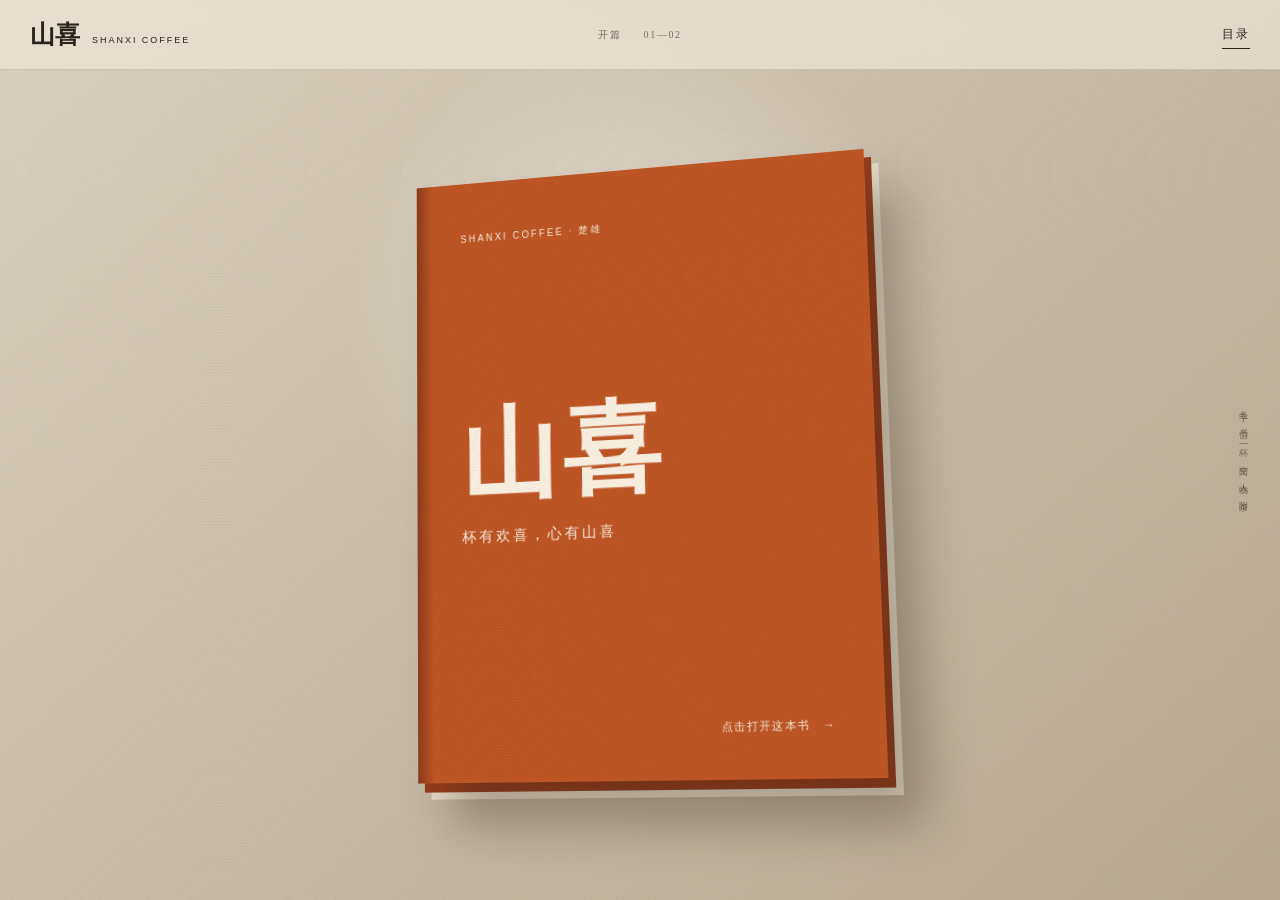
<file: index.html>
<!DOCTYPE html><html lang="zh-CN"><head><meta charSet="utf-8"/><meta name="viewport" content="width=device-width, initial-scale=1"/><link rel="stylesheet" href="/_next/static/chunks/0j59cd8rm.qqz.css" data-precedence="next"/><link rel="preload" as="script" fetchPriority="low" href="/_next/static/chunks/0ht900cau6_ur.js"/><script src="/_next/static/chunks/0t2z5hkh7v~~b.js" async=""></script><script src="/_next/static/chunks/07lhk_q6pmm3r.js" async=""></script><script src="/_next/static/chunks/turbopack-0cek.dh0dqtgy.js" async=""></script><script src="/_next/static/chunks/0dbhjjzl8qfwv.js" async=""></script><script src="/_next/static/chunks/14qct9kn8otbz.js" async=""></script><title>山喜｜杯有欢喜，心有山喜</title><meta name="description" content="一本可以翻阅的山喜咖啡馆志：关于山里、咖啡、来坐一会儿的人，以及一间小店收到的信。"/><meta name="site-host" content="github-pages"/><meta property="og:title" content="山喜｜杯有欢喜，心有山喜"/><meta property="og:description" content="一本可以翻阅的山喜咖啡馆志。"/><meta property="og:locale" content="zh_CN"/><meta property="og:image" content="https://zhaliuqin1789-png.github.io/og.png"/><meta property="og:image:width" content="1200"/><meta property="og:image:height" content="630"/><meta property="og:image:alt" content="山喜咖啡店外的灯牌与绿植"/><meta property="og:type" content="website"/><meta name="twitter:card" content="summary_large_image"/><meta name="twitter:title" content="山喜｜杯有欢喜，心有山喜"/><meta name="twitter:description" content="一本可以翻阅的山喜咖啡馆志。"/><meta name="twitter:image" content="https://zhaliuqin1789-png.github.io/og.png"/><script src="/_next/static/chunks/03~yq9q893hmn.js" noModule=""></script></head><body class="antialiased"><div hidden=""><!--$--><!--/$--></div><main class="book-app"><div class="ambient-grain" aria-hidden="true"></div><header class="reader-bar"><button type="button" class="brand-button" aria-label="回到封面"><span>山喜</span><small>SHANXI COFFEE</small></button><div class="reader-meta"><span>开篇</span><span>01<!-- -->—<!-- -->02</span></div><button type="button" class="toc-button">目录</button></header><section class="desktop-reader" aria-label="山喜咖啡馆志桌面翻阅器"><button type="button" class="closed-book" aria-label="打开山喜咖啡馆志"><span class="cover-edge"></span><span class="cover-inner"><span class="cover-kicker">SHANXI COFFEE · 楚雄</span><strong>山喜</strong><em>杯有欢喜，心有山喜</em><span class="cover-instruction">点击打开这本书　→</span></span></button></section><section class="mobile-reader" aria-label="山喜咖啡馆志手机阅读器"><button type="button" class="mobile-cover" aria-label="打开山喜咖啡馆志"><span>SHANXI COFFEE · 楚雄</span><strong>山喜</strong><em>杯有欢喜，心有山喜</em><small>点击打开　→</small></button></section><nav class="chapter-dock" aria-label="章节导航"><button type="button">名字</button><button type="button">书信</button><button type="button">一杯</button><button type="button">空间</button><button type="button">人物</button><button type="button">附录</button></nav></main><!--$--><!--/$--><script src="/_next/static/chunks/0ht900cau6_ur.js" id="_R_" async=""></script><script>(self.__next_f=self.__next_f||[]).push([0])</script><script>self.__next_f.push([1,"1:\"$Sreact.fragment\"\n2:I[39756,[\"/_next/static/chunks/0dbhjjzl8qfwv.js\"],\"default\"]\n3:I[37457,[\"/_next/static/chunks/0dbhjjzl8qfwv.js\"],\"default\"]\n4:I[15066,[\"/_next/static/chunks/0dbhjjzl8qfwv.js\",\"/_next/static/chunks/14qct9kn8otbz.js\"],\"default\"]\n5:I[97367,[\"/_next/static/chunks/0dbhjjzl8qfwv.js\"],\"OutletBoundary\"]\n6:\"$Sreact.suspense\"\n8:I[97367,[\"/_next/static/chunks/0dbhjjzl8qfwv.js\"],\"ViewportBoundary\"]\na:I[97367,[\"/_next/static/chunks/0dbhjjzl8qfwv.js\"],\"MetadataBoundary\"]\nc:I[68027,[\"/_next/static/chunks/0dbhjjzl8qfwv.js\"],\"default\",1]\n:HL[\"/_next/static/chunks/0j59cd8rm.qqz.css\",\"style\"]\n"])</script><script>self.__next_f.push([1,"0:{\"P\":null,\"c\":[\"\",\"\"],\"q\":\"\",\"i\":false,\"f\":[[[\"\",{\"children\":[\"__PAGE__\",{}]},\"$undefined\",\"$undefined\",16],[[\"$\",\"$1\",\"c\",{\"children\":[[[\"$\",\"link\",\"0\",{\"rel\":\"stylesheet\",\"href\":\"/_next/static/chunks/0j59cd8rm.qqz.css\",\"precedence\":\"next\",\"crossOrigin\":\"$undefined\",\"nonce\":\"$undefined\"}],[\"$\",\"script\",\"script-0\",{\"src\":\"/_next/static/chunks/0dbhjjzl8qfwv.js\",\"async\":true,\"nonce\":\"$undefined\"}]],[\"$\",\"html\",null,{\"lang\":\"zh-CN\",\"children\":[\"$\",\"body\",null,{\"className\":\"antialiased\",\"children\":[\"$\",\"$L2\",null,{\"parallelRouterKey\":\"children\",\"error\":\"$undefined\",\"errorStyles\":\"$undefined\",\"errorScripts\":\"$undefined\",\"template\":[\"$\",\"$L3\",null,{}],\"templateStyles\":\"$undefined\",\"templateScripts\":\"$undefined\",\"notFound\":[[[\"$\",\"title\",null,{\"children\":\"404: This page could not be found.\"}],[\"$\",\"div\",null,{\"style\":{\"fontFamily\":\"system-ui,\\\"Segoe UI\\\",Roboto,Helvetica,Arial,sans-serif,\\\"Apple Color Emoji\\\",\\\"Segoe UI Emoji\\\"\",\"height\":\"100vh\",\"textAlign\":\"center\",\"display\":\"flex\",\"flexDirection\":\"column\",\"alignItems\":\"center\",\"justifyContent\":\"center\"},\"children\":[\"$\",\"div\",null,{\"children\":[[\"$\",\"style\",null,{\"dangerouslySetInnerHTML\":{\"__html\":\"body{color:#000;background:#fff;margin:0}.next-error-h1{border-right:1px solid rgba(0,0,0,.3)}@media (prefers-color-scheme:dark){body{color:#fff;background:#000}.next-error-h1{border-right:1px solid rgba(255,255,255,.3)}}\"}}],[\"$\",\"h1\",null,{\"className\":\"next-error-h1\",\"style\":{\"display\":\"inline-block\",\"margin\":\"0 20px 0 0\",\"padding\":\"0 23px 0 0\",\"fontSize\":24,\"fontWeight\":500,\"verticalAlign\":\"top\",\"lineHeight\":\"49px\"},\"children\":404}],[\"$\",\"div\",null,{\"style\":{\"display\":\"inline-block\"},\"children\":[\"$\",\"h2\",null,{\"style\":{\"fontSize\":14,\"fontWeight\":400,\"lineHeight\":\"49px\",\"margin\":0},\"children\":\"This page could not be found.\"}]}]]}]}]],[]],\"forbidden\":\"$undefined\",\"unauthorized\":\"$undefined\"}]}]}]]}],{\"children\":[[\"$\",\"$1\",\"c\",{\"children\":[[\"$\",\"$L4\",null,{}],[[\"$\",\"script\",\"script-0\",{\"src\":\"/_next/static/chunks/14qct9kn8otbz.js\",\"async\":true,\"nonce\":\"$undefined\"}]],[\"$\",\"$L5\",null,{\"children\":[\"$\",\"$6\",null,{\"name\":\"Next.MetadataOutlet\",\"children\":\"$@7\"}]}]]}],{},null,false,null]},null,false,null],[\"$\",\"$1\",\"h\",{\"children\":[null,[\"$\",\"$L8\",null,{\"children\":\"$L9\"}],[\"$\",\"div\",null,{\"hidden\":true,\"children\":[\"$\",\"$La\",null,{\"children\":[\"$\",\"$6\",null,{\"name\":\"Next.Metadata\",\"children\":\"$Lb\"}]}]}],null]}],false]],\"m\":\"$undefined\",\"G\":[\"$c\",[[\"$\",\"link\",\"0\",{\"rel\":\"stylesheet\",\"href\":\"/_next/static/chunks/0j59cd8rm.qqz.css\",\"precedence\":\"next\",\"crossOrigin\":\"$undefined\",\"nonce\":\"$undefined\"}]]],\"S\":true,\"h\":null,\"s\":\"$undefined\",\"l\":\"$undefined\",\"p\":\"$undefined\",\"d\":\"$undefined\",\"b\":\"K5BhErf0VYsXxqPkOG1mJ\"}\n"])</script><script>self.__next_f.push([1,"9:[[\"$\",\"meta\",\"0\",{\"charSet\":\"utf-8\"}],[\"$\",\"meta\",\"1\",{\"name\":\"viewport\",\"content\":\"width=device-width, initial-scale=1\"}]]\n"])</script><script>self.__next_f.push([1,"7:null\nb:[[\"$\",\"title\",\"0\",{\"children\":\"山喜｜杯有欢喜，心有山喜\"}],[\"$\",\"meta\",\"1\",{\"name\":\"description\",\"content\":\"一本可以翻阅的山喜咖啡馆志：关于山里、咖啡、来坐一会儿的人，以及一间小店收到的信。\"}],[\"$\",\"meta\",\"2\",{\"name\":\"site-host\",\"content\":\"github-pages\"}],[\"$\",\"meta\",\"3\",{\"property\":\"og:title\",\"content\":\"山喜｜杯有欢喜，心有山喜\"}],[\"$\",\"meta\",\"4\",{\"property\":\"og:description\",\"content\":\"一本可以翻阅的山喜咖啡馆志。\"}],[\"$\",\"meta\",\"5\",{\"property\":\"og:locale\",\"content\":\"zh_CN\"}],[\"$\",\"meta\",\"6\",{\"property\":\"og:image\",\"content\":\"https://zhaliuqin1789-png.github.io/og.png\"}],[\"$\",\"meta\",\"7\",{\"property\":\"og:image:width\",\"content\":\"1200\"}],[\"$\",\"meta\",\"8\",{\"property\":\"og:image:height\",\"content\":\"630\"}],[\"$\",\"meta\",\"9\",{\"property\":\"og:image:alt\",\"content\":\"山喜咖啡店外的灯牌与绿植\"}],[\"$\",\"meta\",\"10\",{\"property\":\"og:type\",\"content\":\"website\"}],[\"$\",\"meta\",\"11\",{\"name\":\"twitter:card\",\"content\":\"summary_large_image\"}],[\"$\",\"meta\",\"12\",{\"name\":\"twitter:title\",\"content\":\"山喜｜杯有欢喜，心有山喜\"}],[\"$\",\"meta\",\"13\",{\"name\":\"twitter:description\",\"content\":\"一本可以翻阅的山喜咖啡馆志。\"}],[\"$\",\"meta\",\"14\",{\"name\":\"twitter:image\",\"content\":\"https://zhaliuqin1789-png.github.io/og.png\"}]]\n"])</script></body></html>
</file>
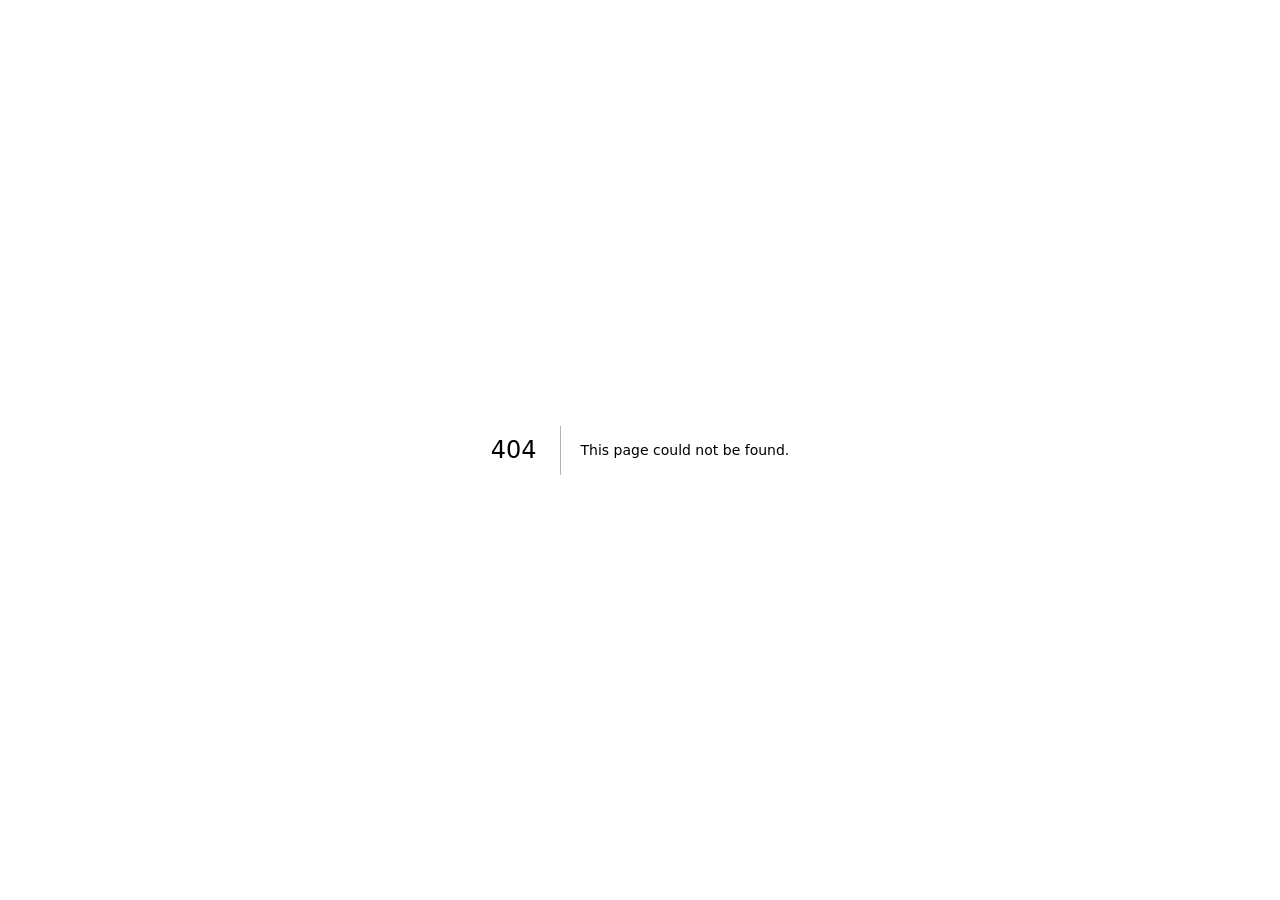
<file: 404/index.html>
<!DOCTYPE html><html lang="zh-CN"><head><meta charSet="utf-8"/><meta name="viewport" content="width=device-width, initial-scale=1"/><link rel="stylesheet" href="/_next/static/chunks/0j59cd8rm.qqz.css" data-precedence="next"/><link rel="preload" as="script" fetchPriority="low" href="/_next/static/chunks/0ht900cau6_ur.js"/><script src="/_next/static/chunks/0t2z5hkh7v~~b.js" async=""></script><script src="/_next/static/chunks/07lhk_q6pmm3r.js" async=""></script><script src="/_next/static/chunks/turbopack-0cek.dh0dqtgy.js" async=""></script><script src="/_next/static/chunks/0dbhjjzl8qfwv.js" async=""></script><meta name="robots" content="noindex"/><title>404: This page could not be found.</title><title>山喜｜杯有欢喜，心有山喜</title><meta name="description" content="一本可以翻阅的山喜咖啡馆志：关于山里、咖啡、来坐一会儿的人，以及一间小店收到的信。"/><meta name="site-host" content="github-pages"/><meta property="og:title" content="山喜｜杯有欢喜，心有山喜"/><meta property="og:description" content="一本可以翻阅的山喜咖啡馆志。"/><meta property="og:locale" content="zh_CN"/><meta property="og:image" content="https://zhaliuqin1789-png.github.io/og.png"/><meta property="og:image:width" content="1200"/><meta property="og:image:height" content="630"/><meta property="og:image:alt" content="山喜咖啡店外的灯牌与绿植"/><meta property="og:type" content="website"/><meta name="twitter:card" content="summary_large_image"/><meta name="twitter:title" content="山喜｜杯有欢喜，心有山喜"/><meta name="twitter:description" content="一本可以翻阅的山喜咖啡馆志。"/><meta name="twitter:image" content="https://zhaliuqin1789-png.github.io/og.png"/><script src="/_next/static/chunks/03~yq9q893hmn.js" noModule=""></script></head><body class="antialiased"><div hidden=""><!--$--><!--/$--></div><div style="font-family:system-ui,&quot;Segoe UI&quot;,Roboto,Helvetica,Arial,sans-serif,&quot;Apple Color Emoji&quot;,&quot;Segoe UI Emoji&quot;;height:100vh;text-align:center;display:flex;flex-direction:column;align-items:center;justify-content:center"><div><style>body{color:#000;background:#fff;margin:0}.next-error-h1{border-right:1px solid rgba(0,0,0,.3)}@media (prefers-color-scheme:dark){body{color:#fff;background:#000}.next-error-h1{border-right:1px solid rgba(255,255,255,.3)}}</style><h1 class="next-error-h1" style="display:inline-block;margin:0 20px 0 0;padding:0 23px 0 0;font-size:24px;font-weight:500;vertical-align:top;line-height:49px">404</h1><div style="display:inline-block"><h2 style="font-size:14px;font-weight:400;line-height:49px;margin:0">This page could not be found.</h2></div></div></div><!--$--><!--/$--><script src="/_next/static/chunks/0ht900cau6_ur.js" id="_R_" async=""></script><script>(self.__next_f=self.__next_f||[]).push([0])</script><script>self.__next_f.push([1,"1:\"$Sreact.fragment\"\n2:I[39756,[\"/_next/static/chunks/0dbhjjzl8qfwv.js\"],\"default\"]\n3:I[37457,[\"/_next/static/chunks/0dbhjjzl8qfwv.js\"],\"default\"]\n4:I[97367,[\"/_next/static/chunks/0dbhjjzl8qfwv.js\"],\"OutletBoundary\"]\n5:\"$Sreact.suspense\"\n8:I[97367,[\"/_next/static/chunks/0dbhjjzl8qfwv.js\"],\"ViewportBoundary\"]\na:I[97367,[\"/_next/static/chunks/0dbhjjzl8qfwv.js\"],\"MetadataBoundary\"]\nc:I[68027,[\"/_next/static/chunks/0dbhjjzl8qfwv.js\"],\"default\",1]\n:HL[\"/_next/static/chunks/0j59cd8rm.qqz.css\",\"style\"]\n"])</script><script>self.__next_f.push([1,"0:{\"P\":null,\"c\":[\"\",\"_not-found\",\"\"],\"q\":\"\",\"i\":false,\"f\":[[[\"\",{\"children\":[\"/_not-found\",{\"children\":[\"__PAGE__\",{}]}]},\"$undefined\",\"$undefined\",16],[[\"$\",\"$1\",\"c\",{\"children\":[[[\"$\",\"link\",\"0\",{\"rel\":\"stylesheet\",\"href\":\"/_next/static/chunks/0j59cd8rm.qqz.css\",\"precedence\":\"next\",\"crossOrigin\":\"$undefined\",\"nonce\":\"$undefined\"}],[\"$\",\"script\",\"script-0\",{\"src\":\"/_next/static/chunks/0dbhjjzl8qfwv.js\",\"async\":true,\"nonce\":\"$undefined\"}]],[\"$\",\"html\",null,{\"lang\":\"zh-CN\",\"children\":[\"$\",\"body\",null,{\"className\":\"antialiased\",\"children\":[\"$\",\"$L2\",null,{\"parallelRouterKey\":\"children\",\"error\":\"$undefined\",\"errorStyles\":\"$undefined\",\"errorScripts\":\"$undefined\",\"template\":[\"$\",\"$L3\",null,{}],\"templateStyles\":\"$undefined\",\"templateScripts\":\"$undefined\",\"notFound\":[[[\"$\",\"title\",null,{\"children\":\"404: This page could not be found.\"}],[\"$\",\"div\",null,{\"style\":{\"fontFamily\":\"system-ui,\\\"Segoe UI\\\",Roboto,Helvetica,Arial,sans-serif,\\\"Apple Color Emoji\\\",\\\"Segoe UI Emoji\\\"\",\"height\":\"100vh\",\"textAlign\":\"center\",\"display\":\"flex\",\"flexDirection\":\"column\",\"alignItems\":\"center\",\"justifyContent\":\"center\"},\"children\":[\"$\",\"div\",null,{\"children\":[[\"$\",\"style\",null,{\"dangerouslySetInnerHTML\":{\"__html\":\"body{color:#000;background:#fff;margin:0}.next-error-h1{border-right:1px solid rgba(0,0,0,.3)}@media (prefers-color-scheme:dark){body{color:#fff;background:#000}.next-error-h1{border-right:1px solid rgba(255,255,255,.3)}}\"}}],[\"$\",\"h1\",null,{\"className\":\"next-error-h1\",\"style\":{\"display\":\"inline-block\",\"margin\":\"0 20px 0 0\",\"padding\":\"0 23px 0 0\",\"fontSize\":24,\"fontWeight\":500,\"verticalAlign\":\"top\",\"lineHeight\":\"49px\"},\"children\":404}],[\"$\",\"div\",null,{\"style\":{\"display\":\"inline-block\"},\"children\":[\"$\",\"h2\",null,{\"style\":{\"fontSize\":14,\"fontWeight\":400,\"lineHeight\":\"49px\",\"margin\":0},\"children\":\"This page could not be found.\"}]}]]}]}]],[]],\"forbidden\":\"$undefined\",\"unauthorized\":\"$undefined\"}]}]}]]}],{\"children\":[[\"$\",\"$1\",\"c\",{\"children\":[null,[\"$\",\"$L2\",null,{\"parallelRouterKey\":\"children\",\"error\":\"$undefined\",\"errorStyles\":\"$undefined\",\"errorScripts\":\"$undefined\",\"template\":[\"$\",\"$L3\",null,{}],\"templateStyles\":\"$undefined\",\"templateScripts\":\"$undefined\",\"notFound\":\"$undefined\",\"forbidden\":\"$undefined\",\"unauthorized\":\"$undefined\"}]]}],{\"children\":[[\"$\",\"$1\",\"c\",{\"children\":[[[\"$\",\"title\",null,{\"children\":\"404: This page could not be found.\"}],[\"$\",\"div\",null,{\"style\":\"$0:f:0:1:0:props:children:1:props:children:props:children:props:notFound:0:1:props:style\",\"children\":[\"$\",\"div\",null,{\"children\":[[\"$\",\"style\",null,{\"dangerouslySetInnerHTML\":{\"__html\":\"body{color:#000;background:#fff;margin:0}.next-error-h1{border-right:1px solid rgba(0,0,0,.3)}@media (prefers-color-scheme:dark){body{color:#fff;background:#000}.next-error-h1{border-right:1px solid rgba(255,255,255,.3)}}\"}}],[\"$\",\"h1\",null,{\"className\":\"next-error-h1\",\"style\":\"$0:f:0:1:0:props:children:1:props:children:props:children:props:notFound:0:1:props:children:props:children:1:props:style\",\"children\":404}],[\"$\",\"div\",null,{\"style\":\"$0:f:0:1:0:props:children:1:props:children:props:children:props:notFound:0:1:props:children:props:children:2:props:style\",\"children\":[\"$\",\"h2\",null,{\"style\":\"$0:f:0:1:0:props:children:1:props:children:props:children:props:notFound:0:1:props:children:props:children:2:props:children:props:style\",\"children\":\"This page could not be found.\"}]}]]}]}]],null,[\"$\",\"$L4\",null,{\"children\":[\"$\",\"$5\",null,{\"name\":\"Next.MetadataOutlet\",\"children\":\"$@6\"}]}]]}],{},null,false,null]},null,false,\"$@7\"]},null,false,null],[\"$\",\"$1\",\"h\",{\"children\":[[\"$\",\"meta\",null,{\"name\":\"robots\",\"content\":\"noindex\"}],[\"$\",\"$L8\",null,{\"children\":\"$L9\"}],[\"$\",\"div\",null,{\"hidden\":true,\"children\":[\"$\",\"$La\",null,{\"children\":[\"$\",\"$5\",null,{\"name\":\"Next.Metadata\",\"children\":\"$Lb\"}]}]}],null]}],false]],\"m\":\"$undefined\",\"G\":[\"$c\",[[\"$\",\"link\",\"0\",{\"rel\":\"stylesheet\",\"href\":\"/_next/static/chunks/0j59cd8rm.qqz.css\",\"precedence\":\"next\",\"crossOrigin\":\"$undefined\",\"nonce\":\"$undefined\"}]]],\"S\":true,\"h\":null,\"s\":\"$undefined\",\"l\":\"$undefined\",\"p\":\"$undefined\",\"d\":\"$undefined\",\"b\":\"K5BhErf0VYsXxqPkOG1mJ\"}\n"])</script><script>self.__next_f.push([1,"d:[]\n7:\"$Wd\"\n"])</script><script>self.__next_f.push([1,"9:[[\"$\",\"meta\",\"0\",{\"charSet\":\"utf-8\"}],[\"$\",\"meta\",\"1\",{\"name\":\"viewport\",\"content\":\"width=device-width, initial-scale=1\"}]]\n"])</script><script>self.__next_f.push([1,"6:null\nb:[[\"$\",\"title\",\"0\",{\"children\":\"山喜｜杯有欢喜，心有山喜\"}],[\"$\",\"meta\",\"1\",{\"name\":\"description\",\"content\":\"一本可以翻阅的山喜咖啡馆志：关于山里、咖啡、来坐一会儿的人，以及一间小店收到的信。\"}],[\"$\",\"meta\",\"2\",{\"name\":\"site-host\",\"content\":\"github-pages\"}],[\"$\",\"meta\",\"3\",{\"property\":\"og:title\",\"content\":\"山喜｜杯有欢喜，心有山喜\"}],[\"$\",\"meta\",\"4\",{\"property\":\"og:description\",\"content\":\"一本可以翻阅的山喜咖啡馆志。\"}],[\"$\",\"meta\",\"5\",{\"property\":\"og:locale\",\"content\":\"zh_CN\"}],[\"$\",\"meta\",\"6\",{\"property\":\"og:image\",\"content\":\"https://zhaliuqin1789-png.github.io/og.png\"}],[\"$\",\"meta\",\"7\",{\"property\":\"og:image:width\",\"content\":\"1200\"}],[\"$\",\"meta\",\"8\",{\"property\":\"og:image:height\",\"content\":\"630\"}],[\"$\",\"meta\",\"9\",{\"property\":\"og:image:alt\",\"content\":\"山喜咖啡店外的灯牌与绿植\"}],[\"$\",\"meta\",\"10\",{\"property\":\"og:type\",\"content\":\"website\"}],[\"$\",\"meta\",\"11\",{\"name\":\"twitter:card\",\"content\":\"summary_large_image\"}],[\"$\",\"meta\",\"12\",{\"name\":\"twitter:title\",\"content\":\"山喜｜杯有欢喜，心有山喜\"}],[\"$\",\"meta\",\"13\",{\"name\":\"twitter:description\",\"content\":\"一本可以翻阅的山喜咖啡馆志。\"}],[\"$\",\"meta\",\"14\",{\"name\":\"twitter:image\",\"content\":\"https://zhaliuqin1789-png.github.io/og.png\"}]]\n"])</script></body></html>
</file>
<file: _next/static/chunks/0j59cd8rm.qqz.css>
@layer theme{:root,:host{--font-sans:ui-sans-serif, system-ui, sans-serif, "Apple Color Emoji", "Segoe UI Emoji", "Segoe UI Symbol", "Noto Color Emoji";--font-mono:ui-monospace, SFMono-Regular, Menlo, Monaco, Consolas, "Liberation Mono", "Courier New", monospace;--spacing:.25rem;--default-font-family:var(--font-sans);--default-mono-font-family:var(--font-mono)}}@layer base{*,:after,:before,::backdrop{box-sizing:border-box;border:0 solid;margin:0;padding:0}::file-selector-button{box-sizing:border-box;border:0 solid;margin:0;padding:0}html,:host{-webkit-text-size-adjust:100%;tab-size:4;line-height:1.5;font-family:var(--default-font-family,ui-sans-serif, system-ui, sans-serif, "Apple Color Emoji", "Segoe UI Emoji", "Segoe UI Symbol", "Noto Color Emoji");font-feature-settings:var(--default-font-feature-settings,normal);font-variation-settings:var(--default-font-variation-settings,normal);-webkit-tap-highlight-color:transparent}hr{height:0;color:inherit;border-top-width:1px}abbr:where([title]){-webkit-text-decoration:underline dotted;text-decoration:underline dotted}h1,h2,h3,h4,h5,h6{font-size:inherit;font-weight:inherit}a{color:inherit;-webkit-text-decoration:inherit;-webkit-text-decoration:inherit;-webkit-text-decoration:inherit;-webkit-text-decoration:inherit;text-decoration:inherit}b,strong{font-weight:bolder}code,kbd,samp,pre{font-family:var(--default-mono-font-family,ui-monospace, SFMono-Regular, Menlo, Monaco, Consolas, "Liberation Mono", "Courier New", monospace);font-feature-settings:var(--default-mono-font-feature-settings,normal);font-variation-settings:var(--default-mono-font-variation-settings,normal);font-size:1em}small{font-size:80%}sub,sup{vertical-align:baseline;font-size:75%;line-height:0;position:relative}sub{bottom:-.25em}sup{top:-.5em}table{text-indent:0;border-color:inherit;border-collapse:collapse}:-moz-focusring{outline:auto}progress{vertical-align:baseline}summary{display:list-item}ol,ul,menu{list-style:none}img,svg,video,canvas,audio,iframe,embed,object{vertical-align:middle;display:block}img,video{max-width:100%;height:auto}button,input,select,optgroup,textarea{font:inherit;font-feature-settings:inherit;font-variation-settings:inherit;letter-spacing:inherit;color:inherit;opacity:1;background-color:#0000;border-radius:0}::file-selector-button{font:inherit;font-feature-settings:inherit;font-variation-settings:inherit;letter-spacing:inherit;color:inherit;opacity:1;background-color:#0000;border-radius:0}:where(select:is([multiple],[size])) optgroup{font-weight:bolder}:where(select:is([multiple],[size])) optgroup option{padding-inline-start:20px}::file-selector-button{margin-inline-end:4px}::placeholder{opacity:1}@supports (not ((-webkit-appearance:-apple-pay-button))) or (contain-intrinsic-size:1px){::placeholder{color:currentColor}@supports (color:color-mix(in lab, red, red)){::placeholder{color:color-mix(in oklab, currentcolor 50%, transparent)}}}textarea{resize:vertical}::-webkit-search-decoration{-webkit-appearance:none}::-webkit-date-and-time-value{min-height:1lh;text-align:inherit}::-webkit-datetime-edit{display:inline-flex}::-webkit-datetime-edit-fields-wrapper{padding:0}::-webkit-datetime-edit{padding-block:0}::-webkit-datetime-edit-year-field{padding-block:0}::-webkit-datetime-edit-month-field{padding-block:0}::-webkit-datetime-edit-day-field{padding-block:0}::-webkit-datetime-edit-hour-field{padding-block:0}::-webkit-datetime-edit-minute-field{padding-block:0}::-webkit-datetime-edit-second-field{padding-block:0}::-webkit-datetime-edit-millisecond-field{padding-block:0}::-webkit-datetime-edit-meridiem-field{padding-block:0}::-webkit-calendar-picker-indicator{line-height:1}:-moz-ui-invalid{box-shadow:none}button,input:where([type=button],[type=reset],[type=submit]){appearance:button}::file-selector-button{appearance:button}::-webkit-inner-spin-button{height:auto}::-webkit-outer-spin-button{height:auto}[hidden]:where(:not([hidden=until-found])){display:none!important}}@layer components;@layer utilities{.visible{visibility:visible}.relative{position:relative}.start{inset-inline-start:var(--spacing)}.contents{display:contents}.table{display:table}.antialiased{-webkit-font-smoothing:antialiased;-moz-osx-font-smoothing:grayscale}}:root{--paper:#f3ecdf;--paper-light:#fbf7ee;--paper-deep:#e8ddca;--ink:#29231e;--muted:#776c60;--orange:#bd5525;--orange-deep:#7f3218;--line:#3a2d222e}*{box-sizing:border-box}html,body{min-height:100%;margin:0}body{color:var(--ink);background:#cfc2af;font-family:Songti SC,STSong,Noto Serif CJK SC,Georgia,serif;overflow:hidden}button{color:inherit;font:inherit}button:focus-visible{outline:2px solid var(--orange);outline-offset:4px}.book-app{background:radial-gradient(circle at 50% 35%,#ffffff61,#0000 34%),linear-gradient(138deg,#d9cfbe 0%,#b6a790 100%);min-height:100svh;position:relative;overflow:hidden}.ambient-grain,.paper-page:before,.paper-page:after,.closed-book:after,.mobile-cover:after{content:"";pointer-events:none;opacity:.25;mix-blend-mode:multiply;background-image:repeating-radial-gradient(circle at 17% 19%,#462d1729 0 .48px,#0000 .76px 3.1px),repeating-linear-gradient(12deg,#0000 0 7px,#fff3 8px 8.6px);position:absolute;inset:0}.paper-page:before{z-index:1;opacity:.58;mix-blend-mode:multiply;background:radial-gradient(at 12% 8%,#ffffff85,#0000 24%),radial-gradient(at 84% 72%,#75523017,#0000 30%),repeating-linear-gradient(92deg,#5b3f2805 0 1px,#0000 1px 4px),repeating-linear-gradient(2deg,#fff3 0 1px,#0000 1px 6px)}.paper-page:after{z-index:1;opacity:.34;mix-blend-mode:multiply;background-image:repeating-linear-gradient(0deg,#5f432a09 0 1px,#0000 1px 4px),repeating-linear-gradient(91deg,#0000 0 7px,#ffffff47 7px 8px),repeating-radial-gradient(circle at 18% 23%,#573a2229 0 .45px,#0000 .55px 3px)}.paper-page>*{z-index:2;position:relative}.ambient-grain{opacity:.13;position:fixed}.reader-bar{z-index:50;-webkit-backdrop-filter:blur(14px);backdrop-filter:blur(14px);background:#ede5d7b8;border-bottom:1px solid #32281e26;grid-template-columns:1fr auto 1fr;align-items:center;height:70px;padding:0 30px;display:grid;position:fixed;top:0;left:0;right:0}.brand-button,.toc-button{cursor:pointer;background:0 0;border:0}.brand-button{justify-self:start;align-items:baseline;gap:12px;display:flex}.brand-button span{font-family:Kaiti SC,KaiTi,STKaiti,serif;font-size:25px;font-weight:700}.brand-button small{letter-spacing:.22em;font-family:Arial,sans-serif;font-size:9px}.reader-meta{letter-spacing:.16em;color:var(--muted);gap:22px;font-size:10px;display:flex}.toc-button{letter-spacing:.16em;border-bottom:1px solid;justify-self:end;padding:5px 0;font-size:12px}.desktop-reader{perspective:1800px;place-items:center;height:100svh;padding:94px 72px 60px;display:grid}.closed-book{aspect-ratio:4/5.25;cursor:pointer;width:min(39vw,470px);transform-style:preserve-3d;background:var(--orange);border:0;padding:0;transition:transform .55s cubic-bezier(.2,.75,.2,1),box-shadow .55s;position:relative;transform:rotateX(8deg)rotateY(-13deg)rotate(-1.2deg);box-shadow:34px 42px 45px #301f1452,7px 9px #963d1c,14px 16px #e8ddca}.closed-book:hover{transform:rotateX(5deg)rotateY(-6deg)rotate(0)translateY(-8px);box-shadow:26px 36px 50px #301f1461,6px 8px #963d1c,13px 15px #e8ddca}.cover-inner{text-align:left;color:#f8eedf;flex-direction:column;padding:52px 48px 42px;display:flex;position:absolute;inset:0}.cover-kicker{letter-spacing:.24em;font-family:Arial,sans-serif;font-size:10px}.cover-inner strong{letter-spacing:.05em;text-shadow:0 1px #fff3;margin-top:auto;font-family:Kaiti SC,KaiTi,STKaiti,serif;font-size:clamp(78px,8vw,128px);font-weight:700;line-height:.9}.cover-inner em{letter-spacing:.2em;margin-top:25px;font-size:15px;font-style:normal}.cover-instruction{letter-spacing:.12em;align-self:flex-end;margin-top:auto;font-size:11px}.cover-edge{background:linear-gradient(90deg,#46170a6b,#0000);width:17px;position:absolute;inset:0 auto 0 0;transform:translateZ(7px)}.open-book{aspect-ratio:1.6;width:min(88vw,1380px);transform-style:preserve-3d;filter:drop-shadow(0 32px 30px #34261947);-webkit-user-select:none;user-select:none;grid-template-columns:1fr 1fr;display:grid;position:relative;transform:rotateX(3.5deg)}.book-shadow{z-index:-1;filter:blur(25px);background:#402d1f47;border-radius:0 0 38px 38px;position:absolute;inset:3% -1% -4%}.left-page,.right-page{min-width:0;position:relative;overflow:hidden}.left-page{transform-origin:100%;border-radius:8px 2px 2px 18px}.right-page{transform-origin:0;border-radius:2px 8px 18px 2px}.gutter{z-index:15;pointer-events:none;mix-blend-mode:multiply;background:linear-gradient(90deg,#43322421,#0000 42%,#ffffff40 54%,#4631201a);width:54px;position:absolute;top:0;bottom:0;left:50%;transform:translate(-50%)}.paper-page{background:linear-gradient(100deg,#73563712,#0000 12%),repeating-linear-gradient(0deg,#53392506 0 1px,#0000 1px 5px),linear-gradient(135deg,#fbf7ef 0%,#f2e9da 100%);width:100%;height:100%;padding:clamp(34px,4vw,68px);position:relative;overflow:hidden;box-shadow:inset 0 0 54px #573e2a21,inset 0 0 0 1px #694c3012}.left-page .paper-page{background:linear-gradient(270deg, #422d1c12, transparent 12%), repeating-linear-gradient(0deg, #53392505 0 1px, transparent 1px 5px), var(--paper)}.folio-head{z-index:3;border-bottom:1px solid var(--line);color:var(--muted);letter-spacing:.19em;justify-content:space-between;padding-bottom:10px;font-family:Arial,sans-serif;font-size:8px;display:flex;position:relative}.title-page-content,.text-page{z-index:2;flex-direction:column;height:calc(100% - 28px);padding-top:9%;display:flex;position:relative}.title-page-content{justify-content:flex-end}.title-mark{color:#bd552521;writing-mode:vertical-rl;font-family:Kaiti SC,KaiTi,STKaiti,serif;font-size:clamp(84px,9vw,155px);line-height:1;position:absolute;top:6%;right:2%}.paper-page h2{white-space:pre-line;letter-spacing:.015em;max-width:95%;margin:0;font-family:Kaiti SC,KaiTi,STKaiti,Songti SC,serif;font-size:clamp(30px,3.3vw,57px);font-weight:600;line-height:1.13}.title-page-content h2{max-width:74%;font-size:clamp(43px,5vw,78px)}.deck{max-width:30em;color:var(--orange-deep);letter-spacing:.05em;margin:20px 0 0;font-size:clamp(12px,1.15vw,17px);line-height:1.8}.title-page-content>p:not(.deck),.body-copy p,.product-copy>p:not(.deck){letter-spacing:.045em;max-width:34em;margin:16px 0 0;font-size:clamp(11px,.96vw,15px);line-height:1.9}.body-copy{columns:2;column-gap:34px;max-width:92%;margin-top:5%}.body-copy p{break-inside:avoid;margin-top:0}.margin-note{border-top:1px solid var(--line);color:var(--muted);letter-spacing:.13em;margin:auto 0 0;padding:13px 0 0 22px;font-size:10px}.quote-page{justify-content:center;padding:12% 4%}.quote-page h2{color:var(--orange);font-size:clamp(37px,4.3vw,69px)}.quote-page .body-copy{columns:1;max-width:66%}.info-list{border-top:1px solid var(--line);margin:8% 0 0;padding:0;list-style:none}.info-list li{border-bottom:1px solid var(--line);padding:15px 0;font-size:clamp(12px,1vw,15px);line-height:1.6}.contents-page h2{font-size:clamp(44px,5vw,72px)}.contents-list{flex-direction:column;margin-top:9%;display:flex}.contents-list button{border:0;border-bottom:1px solid var(--line);text-align:left;cursor:pointer;letter-spacing:.08em;background:0 0;justify-content:space-between;gap:20px;width:100%;padding:16px 0;font-size:clamp(11px,1vw,15px);display:flex}.contents-list button:disabled{cursor:default}.image-page{z-index:2;flex-direction:column;height:calc(100% - 32px);margin:16px 0 0;display:flex;position:relative}.image-page h2{margin-bottom:18px;font-size:clamp(25px,2.5vw,42px)}.photo-frame{background:#d2c6b36b;flex:1;place-items:center;min-height:0;display:grid;position:relative;overflow:hidden}.photo-frame img,.product-photo img{object-fit:contain;object-position:center;width:100%;height:100%;display:block}.image-page figcaption{color:var(--muted);letter-spacing:.08em;padding-top:12px;font-size:9px;line-height:1.6}.crop-camera-tall img,.crop-camera-wide img,.crop-watermark img,.crop-laptop img{object-fit:contain;object-position:center;width:100%;max-width:100%;height:100%;transform:none}.photo-contain-complete img{object-fit:contain;object-position:center;width:auto;max-width:100%;height:auto;max-height:100%}.page-full-image .image-page{margin-top:12px}.page-full-image .photo-frame,.page-twelve-photo .photo-frame{background:0 0;padding:4px}.page-side-caption .image-page{grid-template-rows:1fr;grid-template-columns:minmax(0,1fr) minmax(112px,.28fr);gap:18px;display:grid}.page-side-caption .photo-frame{background:0 0;grid-area:1/1;min-height:0;padding:4px}.page-side-caption figcaption{grid-area:1/2;align-self:end;padding:0 0 6px}.page-product-complete .product-photo{background:0 0;place-items:center;padding:4px;display:grid}.page-product-complete .product-photo img{object-fit:contain;width:auto;max-width:100%;height:auto;max-height:100%}.page-shanxi-coffee .product-page{grid-template-rows:1fr;grid-template-columns:minmax(0,1.08fr) minmax(180px,.92fr);gap:28px}.page-shanxi-coffee .product-photo{justify-content:center;align-items:center;height:100%;min-height:0;padding:0;display:flex;overflow:visible}.page-shanxi-coffee .product-photo img{object-fit:contain;object-position:center;width:auto;max-width:86%;height:auto;max-height:82%}.page-shanxi-coffee .product-copy{flex-direction:column;justify-content:center;padding:0 4% 0 0;display:flex}.page-shanxi-coffee .product-copy h2{margin-bottom:14px}.page-shanxi-coffee .product-copy .deck{margin-bottom:10px}.page-shanxi-coffee .note-button{align-self:flex-start;margin-top:18px;position:relative}.page-team-split .photo-frame{background:0 0;padding:0;overflow:visible}.page-team-split .photo-frame img{object-fit:contain;width:100%;max-width:100%;height:auto;max-height:100%}.page-image-only .image-page{margin-top:12px}.hide-folio .folio-head{visibility:hidden}.collage-top,.collage-bottom{aspect-ratio:9/8;flex:none}.collage-top img,.collage-bottom img{object-fit:cover;width:100%;max-width:none;height:200%}.collage-top img{object-position:top center}.collage-bottom img{object-position:bottom center;transform:translateY(-50%)}.product-page{z-index:2;grid-template-rows:56% 44%;gap:0;height:calc(100% - 32px);padding-top:18px;display:grid;position:relative}.product-photo{background:#d2c6b36b;position:relative;overflow:hidden}.product-copy{padding:20px 4px 0;position:relative}.product-copy h2{font-size:clamp(29px,3vw,48px)}.product-copy .deck{margin-top:9px}.product-copy>p:not(.deck){max-width:91%;margin-top:9px;line-height:1.65}.note-button{border:0;border-top:1px solid var(--line);cursor:pointer;letter-spacing:.16em;background:0 0;justify-content:space-between;width:100%;padding:12px 0;font-size:10px;display:flex;position:absolute;bottom:0;right:0}.note-overlay{z-index:20;color:#fff7e9;background:#d26731;border:1px solid #4e2a1440;flex-direction:column;justify-content:center;padding:42px;display:flex;position:absolute;inset:15%;transform:rotate(-1deg);box-shadow:0 22px 50px #43271652}.note-overlay>span{letter-spacing:.2em;font-family:Arial,sans-serif;font-size:9px}.note-overlay h3{margin:12px 0;font-family:Kaiti SC,KaiTi,serif;font-size:clamp(27px,3vw,47px)}.note-overlay p{font-size:12px;line-height:1.8}.note-close{color:inherit;cursor:pointer;background:0 0;border:0;font-size:24px;position:absolute;top:12px;right:16px}.menu-page ol{counter-reset:menu;margin:8% 0 0;padding:0;list-style:none}.menu-page li{counter-increment:menu;border-bottom:1px solid var(--line);grid-template-columns:36px 1fr;padding:13px 0;font-size:clamp(11px,1vw,15px);line-height:1.45;display:grid}.menu-page li:before{content:counter(menu, decimal-leading-zero);color:var(--orange);letter-spacing:.08em;font-family:Arial,sans-serif;font-size:9px}.kind-people{background:var(--paper)}.kind-people .photo-frame{min-height:68%}.kind-people .image-page h2{font-size:clamp(23px,2.2vw,38px)}.blank-page{background:var(--paper)}.turning-sheet{z-index:30;width:50%;transform-style:preserve-3d;pointer-events:none;box-shadow:none;backface-visibility:visible;background:0 0;position:absolute;top:0;bottom:0;overflow:visible}.turning-face{backface-visibility:hidden;transform-style:preserve-3d;background:var(--paper);position:absolute;inset:0;overflow:hidden}.turning-face .paper-page{width:100%;height:100%}.turning-front{transform:rotateY(0)}.turning-back{transform:rotateY(180deg)}.page-curl{z-index:3;opacity:.52;background:linear-gradient(90deg,#0000,#4a311e59,#ffffff61);width:4px;position:absolute;top:3%;bottom:3%}.turn-next{transform-origin:0;animation:.92s cubic-bezier(.55,.02,.18,1) both turnNext;left:50%}.turn-next .page-curl{right:5%}.turn-prev{transform-origin:100%;animation:.92s cubic-bezier(.55,.02,.18,1) both turnPrev;left:0}.turn-prev .page-curl{left:5%}@keyframes turnNext{0%{filter:drop-shadow(-4px 3px 8px #3c2b1f1f);transform:rotateY(0)translateZ(2px)scaleX(1)}48%{filter:drop-shadow(-24px 7px 28px #3c2b1f57);transform:rotateY(-88deg)translateZ(38px)scaleX(.94)}to{filter:drop-shadow(-4px 3px 8px #3c2b1f1a);transform:rotateY(-180deg)translateZ(1px)scaleX(1)}}@keyframes turnPrev{0%{filter:drop-shadow(4px 3px 8px #3c2b1f1f);transform:rotateY(0)translateZ(2px)scaleX(1)}48%{filter:drop-shadow(24px 7px 28px #3c2b1f57);transform:rotateY(88deg)translateZ(38px)scaleX(.94)}to{filter:drop-shadow(4px 3px 8px #3c2b1f1a);transform:rotateY(180deg)translateZ(1px)scaleX(1)}}.page-arrow{z-index:40;cursor:pointer;background:#f6efe3db;border:1px solid #3e2d1f40;border-radius:50%;width:46px;height:46px;position:absolute;top:50%;transform:translateY(-50%);box-shadow:0 6px 18px #37271a1f}.page-arrow.prev{left:-65px}.page-arrow.next{right:-65px}.page-arrow:disabled{opacity:.25;cursor:default}.progress-rail{z-index:45;background:#34271d26;width:min(42vw,520px);height:2px;position:fixed;bottom:27px;left:50%;transform:translate(-50%)}.progress-rail span{background:var(--orange);height:100%;transition:width .45s;display:block}.chapter-dock{z-index:50;flex-direction:column;gap:4px;display:flex;position:fixed;top:50%;right:22px;transform:translateY(-50%)}.chapter-dock button{cursor:pointer;color:#31271f8c;letter-spacing:.12em;writing-mode:vertical-rl;background:0 0;border:0;padding:6px 8px;font-size:9px}.chapter-dock button:hover{color:var(--orange)}.mobile-reader{display:none}@media (max-width:1100px) and (min-width:761px){.desktop-reader{padding-left:54px;padding-right:54px}.open-book{width:91vw}.page-arrow.prev{left:-46px}.page-arrow.next{right:-46px}.chapter-dock{display:none}.paper-page{padding:33px}}@media (max-width:760px){html,body{background:var(--paper);width:100%;height:100%;overflow:hidden}.book-app{background:var(--paper);width:100%;height:100svh;min-height:0;overflow:hidden}.ambient-grain,.desktop-reader,.chapter-dock{display:none}.reader-bar{background:#f7f1e7e6;grid-template-columns:1fr auto;height:56px;padding:0 16px}.reader-meta{display:none}.brand-button span{font-size:20px}.brand-button small{font-size:7px}.toc-button{font-size:11px}.mobile-reader{touch-action:pan-y pinch-zoom;height:100svh;padding-top:56px;display:grid;position:relative;overflow:hidden}.mobile-cover{background:var(--orange);color:#fff4e4;text-align:left;border:0;flex-direction:column;justify-content:center;width:100%;height:calc(100svh - 56px);padding:42px 34px;display:flex;position:relative}.mobile-cover>span{letter-spacing:.22em;font-family:Arial,sans-serif;font-size:9px;position:absolute;top:34px}.mobile-cover strong{letter-spacing:.04em;font-family:Kaiti SC,KaiTi,STKaiti,serif;font-size:30vw;line-height:.9}.mobile-cover em{letter-spacing:.18em;margin-top:28px;font-size:14px;font-style:normal}.mobile-cover small{letter-spacing:.15em;font-size:10px;position:absolute;bottom:32px;right:30px}.mobile-paper{background:var(--paper);width:100%;height:calc(100svh - 56px);min-height:0;animation:.28s both mobilePageIn;position:relative;overflow:hidden}.mobile-paper .paper-page{width:100%;height:100%;min-height:0;box-shadow:none;padding:20px 20px 54px}.folio-head{font-size:7px}.paper-page h2{font-size:clamp(27px,8.8vw,42px);line-height:1.12}.title-page-content,.text-page{height:calc(100% - 26px);min-height:0;padding-top:7%;overflow:hidden}.title-page-content{justify-content:flex-end}.title-page-content h2{max-width:92%;font-size:clamp(46px,14vw,68px)}.title-page-content>p:not(.deck),.body-copy p,.product-copy>p:not(.deck){font-size:clamp(11px,3.35vw,14px);line-height:1.72}.deck{margin-top:12px;font-size:clamp(11px,3.4vw,14px);line-height:1.65}.body-copy{columns:1;max-width:100%;margin-top:6%}.body-copy p+p{margin-top:12px}.title-mark{font-size:31vw;top:3%}.quote-page{padding-left:2%;padding-right:2%}.quote-page h2{font-size:clamp(32px,10.5vw,50px)}.quote-page .body-copy{max-width:90%}.contents-list{margin-top:6%}.contents-list button{padding:10px 0;font-size:11px}.image-page{height:calc(100% - 26px);margin-top:10px}.image-page h2{margin-bottom:10px;font-size:clamp(22px,7vw,32px)}.photo-frame{flex:1}.image-page figcaption{padding:8px 2px 0;font-size:8.5px}.page-side-caption .image-page{flex-direction:column;gap:0;display:flex}.page-side-caption .photo-frame,.page-side-caption figcaption{width:100%}.page-side-caption figcaption{padding:8px 2px 0}.page-twelve-photo .photo-frame,.page-product-complete .product-photo{padding:2px}.page-shanxi-coffee .product-page{grid-template-rows:60% 40%;grid-template-columns:1fr;gap:0}.page-shanxi-coffee .product-copy{padding:10px 2px 0}.product-page{grid-template-rows:54% 46%;height:calc(100% - 26px);padding-top:10px}.product-copy{padding-top:10px}.product-copy h2{font-size:clamp(27px,8.6vw,40px)}.product-copy>p:not(.deck){margin-top:6px;font-size:10.5px;line-height:1.55}.note-button{padding:11px 0}.note-overlay{padding:30px;inset:12% 8%}.menu-page ol{margin-top:5%}.menu-page li{grid-template-columns:28px 1fr;padding:7px 0;font-size:clamp(10px,3vw,12px)}.menu-page .margin-note{padding-top:8px;font-size:8px}.info-list{margin-top:5%}.info-list li{padding:10px 0;font-size:11px}.kind-people .image-page h2{font-size:clamp(22px,7vw,32px)}.collage-top,.collage-bottom{aspect-ratio:auto;flex:1}.mobile-controls{z-index:40;-webkit-backdrop-filter:blur(8px);backdrop-filter:blur(8px);background:#f7f0e4eb;border:1px solid #4a34232e;border-radius:20px;grid-template-columns:38px auto 38px;align-items:center;min-width:166px;height:36px;display:grid;position:absolute;bottom:10px;left:50%;transform:translate(-50%);box-shadow:0 7px 18px #39271a24}.mobile-controls button{cursor:pointer;background:0 0;border:0;height:100%}.mobile-controls button:disabled{opacity:.3}.mobile-controls span{text-align:center;letter-spacing:.15em;color:var(--muted);font-family:Arial,sans-serif;font-size:8px}@keyframes mobilePageIn{0%{opacity:.45;transform:translate(12px)}to{opacity:1;transform:translate(0)}}}@media (prefers-reduced-motion:reduce){*,:before,:after{scroll-behavior:auto!important;transition-duration:.01ms!important;animation-duration:.01ms!important}}
</file>
